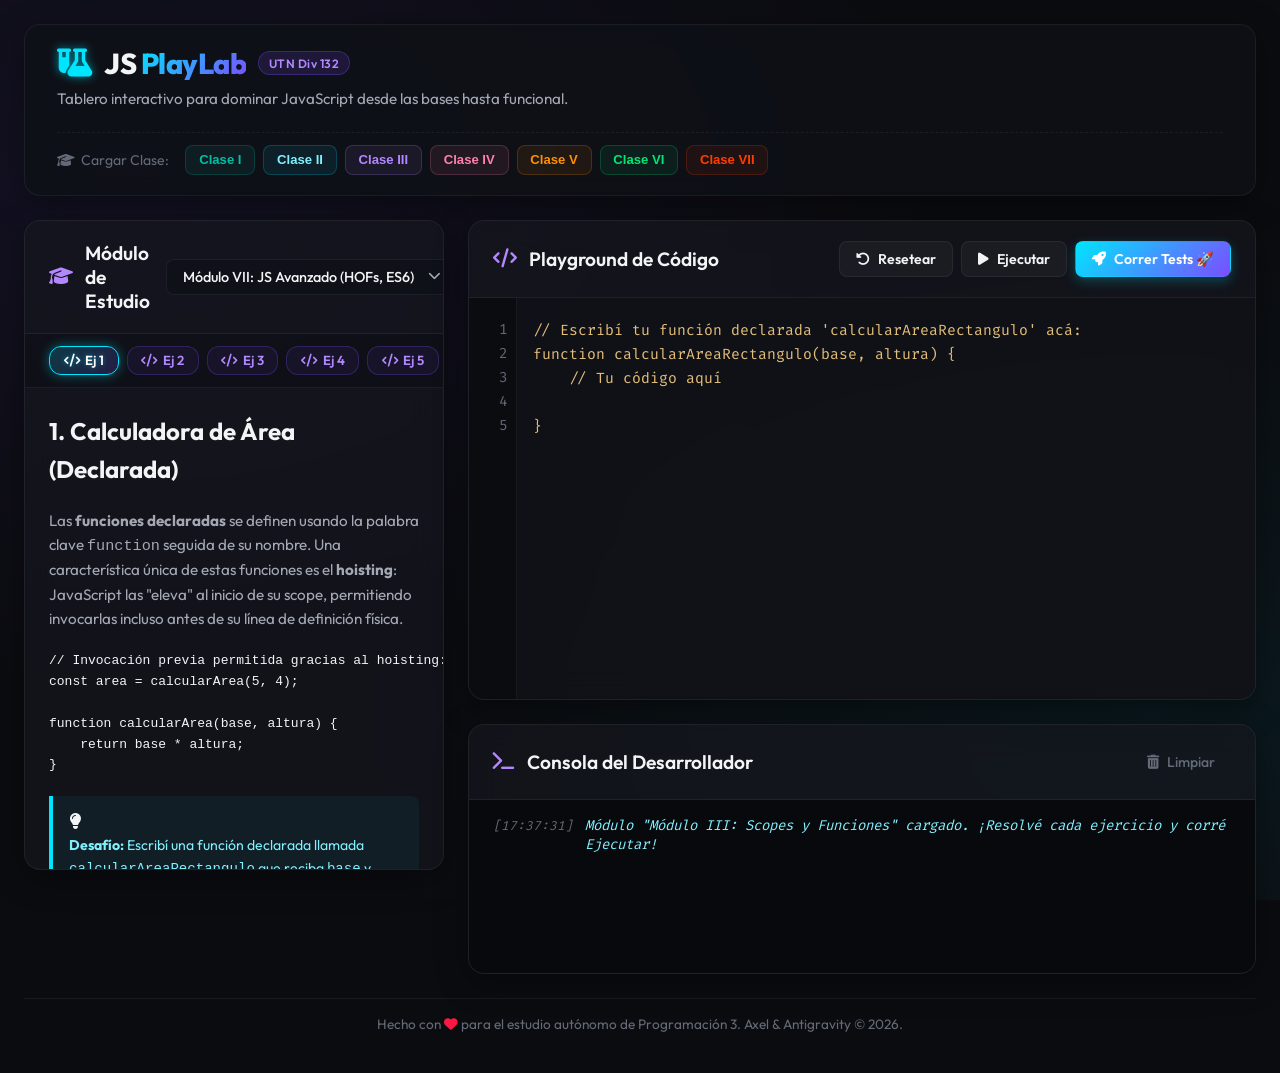
<file: 03-estudio-y-practica/index.html>
<!DOCTYPE html>
<html lang="es">
<head>
    <meta charset="UTF-8">
    <meta name="viewport" content="width=device-width, initial-scale=1.0">
    <title>JS PlayLab - Entorno de Estudio UTN</title>
    <!-- Google Fonts -->
    <link rel="preconnect" href="https://fonts.googleapis.com">
    <link rel="preconnect" href="https://fonts.gstatic.com" crossorigin>
    <link href="https://fonts.googleapis.com/css2?family=Fira+Code:wght@400;500;700&family=Outfit:wght@300;400;500;600;700;800&display=swap" rel="stylesheet">
    <!-- FontAwesome para Iconos -->
    <link rel="stylesheet" href="https://cdnjs.cloudflare.com/ajax/libs/font-awesome/6.5.2/css/all.min.css" integrity="sha512-SnH5WK+bZxgPHs44uWIX+LLJAJ9/2PkPKZ5QiAj6Ta86w+fsb2TkcmfRyVX3pBnMFcV7oQPJkl9QevSCWr3W6A==" crossorigin="anonymous" referrerpolicy="no-referrer" />
    <!-- Hojas de Estilo -->
    <link rel="stylesheet" href="css/main.css">
    <!-- Base de Datos de Ejercicios -->
    <script src="js/exercises-db.js"></script>
    <!-- Script Principal -->
    <script defer src="js/main.js"></script>
</head>
<body>
    <div class="app-container">
        <!-- Sidebar / Encabezado -->
        <header class="app-header">
            <div class="logo">
                <i class="fa-solid fa-flask-vial glow-icon"></i>
                <h1>JS <span class="gradient-text">PlayLab</span></h1>
                <span class="badge">UTN Div 132</span>
            </div>
            <p class="subtitle">Tablero interactivo para dominar JavaScript desde las bases hasta funcional.</p>
            <div class="standalone-practice-modules" style="margin-top: 1rem; padding-top: 0.75rem; border-top: 1px dashed rgba(255,255,255,0.06); display: flex; align-items: center; gap: 0.5rem; flex-wrap: wrap;">
                <span style="color: var(--text-muted); font-size: 0.88rem; display: flex; align-items: center; gap: 0.4rem; margin-right: 0.5rem;">
                    <i class="fa-solid fa-graduation-cap"></i> Cargar Clase:
                </span>
                <button class="quick-module-btn" data-module="js1" style="display: inline-flex; align-items: center; gap: 0.4rem; border: 1px solid rgba(0, 191, 165, 0.2); background: rgba(0, 191, 165, 0.08); color: #00bfa5; padding: 0.4rem 0.8rem; border-radius: var(--radius-md); font-size: 0.82rem; font-weight: 600; cursor: pointer; transition: var(--transition-smooth);">
                    Clase I
                </button>
                <button class="quick-module-btn" data-module="js2" style="display: inline-flex; align-items: center; gap: 0.4rem; border: 1px solid rgba(0, 229, 255, 0.2); background: rgba(0, 229, 255, 0.08); color: var(--color-secondary-light); padding: 0.4rem 0.8rem; border-radius: var(--radius-md); font-size: 0.82rem; font-weight: 600; cursor: pointer; transition: var(--transition-smooth);">
                    Clase II
                </button>
                <button class="quick-module-btn" data-module="js3" style="display: inline-flex; align-items: center; gap: 0.4rem; border: 1px solid rgba(179, 136, 255, 0.2); background: rgba(179, 136, 255, 0.08); color: #b388ff; padding: 0.4rem 0.8rem; border-radius: var(--radius-md); font-size: 0.82rem; font-weight: 600; cursor: pointer; transition: var(--transition-smooth);">
                    Clase III
                </button>
                <button class="quick-module-btn" data-module="js4" style="display: inline-flex; align-items: center; gap: 0.4rem; border: 1px solid rgba(255, 128, 171, 0.2); background: rgba(255, 128, 171, 0.08); color: #ff80ab; padding: 0.4rem 0.8rem; border-radius: var(--radius-md); font-size: 0.82rem; font-weight: 600; cursor: pointer; transition: var(--transition-smooth);">
                    Clase IV
                </button>
                <button class="quick-module-btn" data-module="js5" style="display: inline-flex; align-items: center; gap: 0.4rem; border: 1px solid rgba(255, 145, 0, 0.2); background: rgba(255, 145, 0, 0.08); color: #ff9100; padding: 0.4rem 0.8rem; border-radius: var(--radius-md); font-size: 0.82rem; font-weight: 600; cursor: pointer; transition: var(--transition-smooth);">
                    Clase V
                </button>
                <button class="quick-module-btn" data-module="js6" style="display: inline-flex; align-items: center; gap: 0.4rem; border: 1px solid rgba(0, 230, 118, 0.2); background: rgba(0, 230, 118, 0.08); color: #00e676; padding: 0.4rem 0.8rem; border-radius: var(--radius-md); font-size: 0.82rem; font-weight: 600; cursor: pointer; transition: var(--transition-smooth);">
                    Clase VI
                </button>
                <button class="quick-module-btn" data-module="js7" style="display: inline-flex; align-items: center; gap: 0.4rem; border: 1px solid rgba(255, 61, 0, 0.2); background: rgba(255, 61, 0, 0.08); color: #ff3d00; padding: 0.4rem 0.8rem; border-radius: var(--radius-md); font-size: 0.82rem; font-weight: 600; cursor: pointer; transition: var(--transition-smooth);">
                    Clase VII
                </button>
            </div>
        </header>

        <main class="app-grid">
            <!-- Columna Izquierda: Temarios y Guía Teórica -->
            <section class="panel card panel-theory">
                <div class="panel-header">
                    <div class="title-group">
                        <i class="fa-solid fa-graduation-cap header-icon"></i>
                        <h2>Módulo de Estudio</h2>
                    </div>
                    <div class="select-wrapper">
                        <select id="module-selector">
                            <option value="js1">Módulo I: Sintaxis y Variables</option>
                            <option value="js2">Módulo II: Control de Flujo</option>
                            <option value="js3">Módulo III: Scopes y Funciones</option>
                            <option value="js4">Módulo IV: Métodos & Datos</option>
                            <option value="js5">Módulo V: Persistencia & Globals</option>
                            <option value="js6">Módulo VI: Manipulación DOM</option>
                            <option value="js7" selected>Módulo VII: JS Avanzado (HOFs, ES6)</option>
                        </select>
                        <i class="fa-solid fa-chevron-down select-arrow"></i>
                    </div>
                </div>
                <!-- Barra de Navegación de Ejercicios -->
                <div class="exercise-selector-bar" id="exercise-selector-bar"></div>

                <div class="panel-content">
                    <div id="theory-content" class="theory-text">
                        <!-- El contenido teórico se carga dinámicamente según el módulo seleccionado -->
                    </div>
                </div>
            </section>

            <!-- Columna Central/Derecha: Editor de Código y Consola -->
            <section class="panel-interactive">
                <!-- Tarjeta del Editor de Código -->
                <div class="panel card panel-editor">
                    <div class="panel-header">
                        <div class="title-group">
                            <i class="fa-solid fa-code header-icon"></i>
                            <h2>Playground de Código</h2>
                        </div>
                        <div class="action-buttons" style="display: flex; gap: 0.5rem;">
                            <button id="btn-load-exercise" class="btn btn-secondary" title="Recargar ejercicio original">
                                <i class="fa-solid fa-rotate-left"></i>
                                <span>Resetear</span>
                            </button>
                            <button id="btn-run" class="btn btn-secondary" title="Ejecutar código de pantalla">
                                <i class="fa-solid fa-play"></i>
                                <span>Ejecutar</span>
                            </button>
                            <button id="btn-run-tests" class="btn btn-primary" title="Ejecutar tests autoevaluación del archivo local de esta clase" style="background: linear-gradient(135deg, var(--color-secondary) 0%, var(--color-primary) 100%); box-shadow: 0 4px 12px rgba(0, 229, 255, 0.25);">
                                <i class="fa-solid fa-rocket"></i>
                                <span>Correr Tests 🚀</span>
                            </button>
                        </div>
                    </div>
                    <div class="editor-container">
                        <div class="editor-gutter">
                            <!-- Los números de línea se generan dinámicamente -->
                        </div>
                        <textarea id="code-editor" spellcheck="false" autocomplete="off" placeholder="// Escribí tu código JavaScript acá..."></textarea>
                    </div>
                </div>

                <!-- Tarjeta de la Consola Integrada -->
                <div class="panel card panel-console">
                    <div class="panel-header">
                        <div class="title-group">
                            <i class="fa-solid fa-terminal header-icon"></i>
                            <h2>Consola del Desarrollador</h2>
                        </div>
                        <button id="btn-clear" class="btn btn-tertiary">
                            <i class="fa-solid fa-trash-can"></i>
                            <span>Limpiar</span>
                        </button>
                    </div>
                    <div class="console-body" id="console-output">
                        <div class="console-line system-msg">
                            <span class="time">[--:--:--]</span>
                            <span class="content">Consola interactiva iniciada con éxito. Ejecutá tu código de pantalla o corré los tests locales de la clase.</span>
                        </div>
                    </div>
                </div>
            </section>
        </main>

        <!-- Footer -->
        <footer class="app-footer">
            <p>Hecho con <i class="fa-solid fa-heart text-danger"></i> para el estudio autónomo de Programación 3. Axel & Antigravity &copy; 2026.</p>
        </footer>
    </div>

    <!-- Contenedor Invisible de Pruebas DOM para Clase VI -->
    <div id="sandbox-dom" style="display: none; position: absolute; width: 0; height: 0; overflow: hidden; opacity: 0; pointer-events: none;">
        <h1 id="titulo-principal">Título Principal Inicial de Prueba</h1>
        <button id="boton-estilo">Botón de Prueba</button>
        <input id="entrada-usuario" type="text" value="">
        <div id="contenedor-dinamico"></div>
        <p class="parrafo-estudio">Párrafo de prueba 1</p>
        <p class="parrafo-estudio">Párrafo de prueba 2</p>
    </div>
</body>
</html>
</file>
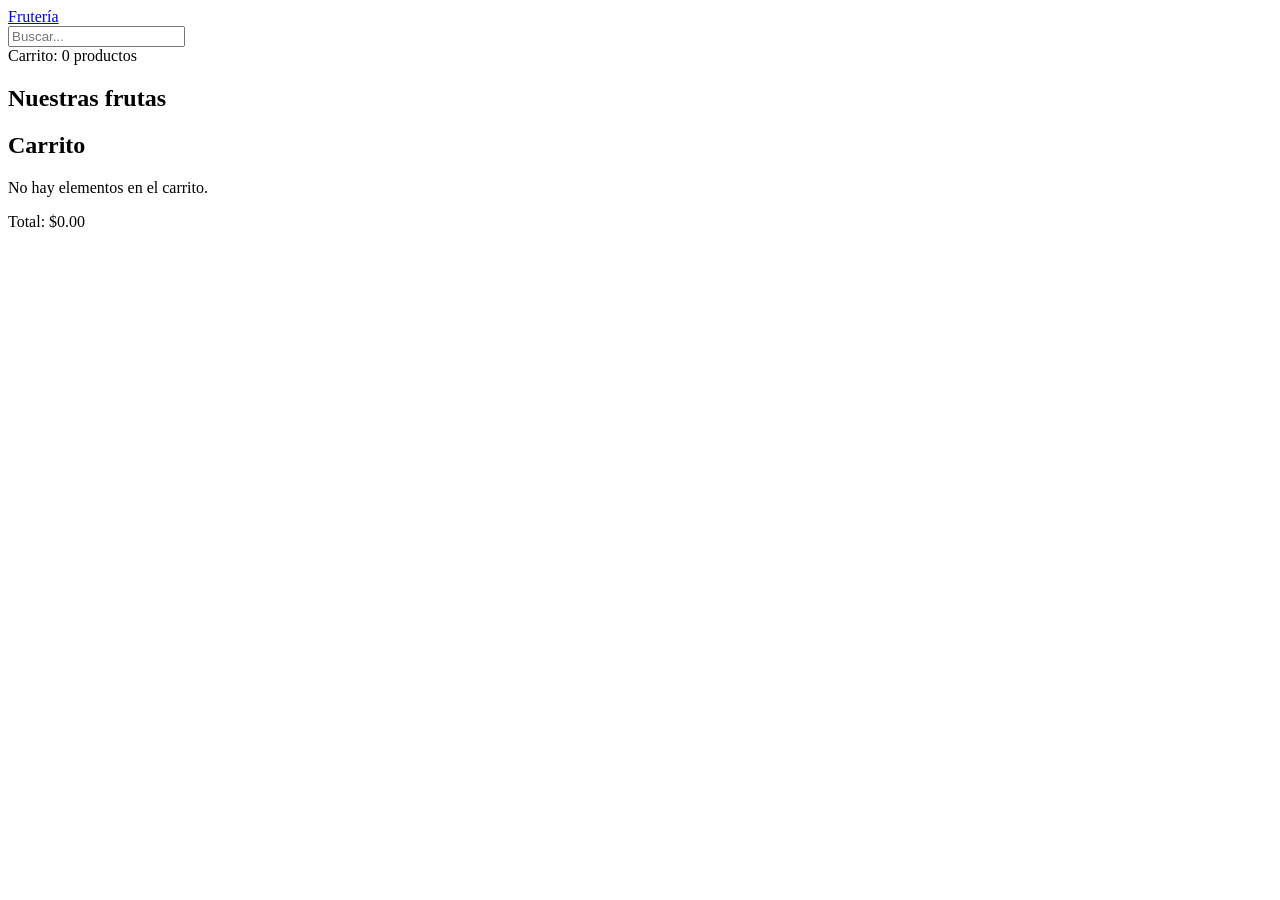
<file: Parcial practicaFruteria EXTRA sin CSS/index.html>
<!DOCTYPE html>
<html lang="es">
<head>
    <meta charset="UTF-8">
    <meta name="viewport" content="width=device-width, initial-scale=1.0">
    <title>Tienda de frutas</title>
</head>

<body>

    <!-- Header -->
    <header class="header">

        <a href="index.html">
            <div class="logo">Frutería</div>
        </a>
        
        <div class="nombreAlumno"></div>
        
        <input type="text" placeholder="Buscar..." class="barra-busqueda">
        
        <div class="carrito">
            <span>Carrito: <span id="contador-carrito">0</span> productos</span>
        </div>
    </header>

    
    <!-- Contenedor principal -->
    <main>
		<section class="seccion-productos">
		    <h2>Nuestras frutas</h2>
		    <div class="contenedor-productos"></div>
		</section>


		<!-- Seccion carrito -->
		<section class="seccion-carrito">
		    <h2>Carrito</h2>
		    
		    <div id="items-carrito">
		        <p>No hay elementos en el carrito.</p>
		    </div>

		    <div class="total-carrito">
		        <p>Total: <span id="precio-total">$0.00</span></p>
		    
		    </div>
		</section>

    </main>
</body>
</html>
</file>
<file: 03-estudio-y-practica/css/main.css>
/* ==========================================================================
   DESIGN SYSTEM - JS PLAYLAB
   Dark Cyberpunk/Glassmorphic Palette, Outfit & Fira Code Typeface
   ========================================================================== */

:root {
    --bg-main: #0b0c10;
    --bg-panel: rgba(22, 24, 30, 0.7);
    --bg-header: rgba(15, 17, 23, 0.85);
    
    --border-color: rgba(255, 255, 255, 0.06);
    --border-glow: rgba(124, 77, 255, 0.25);
    
    --color-primary: #7c4dff;
    --color-primary-light: #b388ff;
    --color-secondary: #00e5ff;
    --color-secondary-light: #80f0ff;
    
    --color-success: #00e676;
    --color-error: #ff1744;
    --color-warning: #ff9100;
    --color-info: #29b6f6;
    
    --text-primary: #f3f4f6;
    --text-secondary: #a3a8b4;
    --text-muted: #646a78;
    --text-glow: rgba(0, 229, 255, 0.6);
    
    --font-ui: 'Outfit', -apple-system, BlinkMacSystemFont, "Segoe UI", Roboto, sans-serif;
    --font-code: 'Fira Code', 'Courier New', monospace;
    
    --radius-lg: 16px;
    --radius-md: 8px;
    --radius-sm: 4px;
    
    --transition-smooth: all 0.3s cubic-bezier(0.4, 0, 0.2, 1);
    --shadow-neon: 0 8px 32px 0 rgba(0, 0, 0, 0.37);
}

/* ==========================================================================
   RESET & SCROLLBAR
   ========================================================================== */
* {
    margin: 0;
    padding: 0;
    box-sizing: border-box;
}

body {
    background-color: var(--bg-main);
    background-image: 
        radial-gradient(at 10% 20%, rgba(124, 77, 255, 0.08) 0px, transparent 50%),
        radial-gradient(at 90% 80%, rgba(0, 229, 255, 0.06) 0px, transparent 50%);
    background-attachment: fixed;
    color: var(--text-primary);
    font-family: var(--font-ui);
    min-height: 100vh;
    display: flex;
    flex-direction: column;
    overflow-x: hidden;
}

::-webkit-scrollbar {
    width: 8px;
    height: 8px;
}

::-webkit-scrollbar-track {
    background: rgba(15, 17, 23, 0.5);
}

::-webkit-scrollbar-thumb {
    background: rgba(124, 77, 255, 0.3);
    border-radius: var(--radius-sm);
}

::-webkit-scrollbar-thumb:hover {
    background: rgba(124, 77, 255, 0.6);
}

/* ==========================================================================
   LAYOUT STRUCTURE
   ========================================================================== */
.app-container {
    max-width: 1600px;
    margin: 0 auto;
    width: 100%;
    padding: 1.5rem;
    display: flex;
    flex-direction: column;
    gap: 1.5rem;
    flex: 1;
}

.app-header {
    background: var(--bg-header);
    backdrop-filter: blur(10px);
    -webkit-backdrop-filter: blur(10px);
    border: 1px solid var(--border-color);
    border-radius: var(--radius-lg);
    padding: 1.25rem 2rem;
    display: flex;
    flex-direction: column;
    gap: 0.5rem;
    box-shadow: var(--shadow-neon);
}

.logo {
    display: flex;
    align-items: center;
    gap: 0.75rem;
}

.glow-icon {
    font-size: 1.75rem;
    color: var(--color-secondary);
    text-shadow: 0 0 10px var(--text-glow);
    animation: pulse-glow 3s infinite alternate;
}

.logo h1 {
    font-size: 1.8rem;
    font-weight: 800;
    letter-spacing: -0.5px;
}

.gradient-text {
    background: linear-gradient(135deg, var(--color-secondary) 0%, var(--color-primary) 100%);
    -webkit-background-clip: text;
    -webkit-text-fill-color: transparent;
    background-clip: text;
}

.badge {
    background: rgba(124, 77, 255, 0.15);
    border: 1px solid rgba(124, 77, 255, 0.3);
    color: var(--color-primary-light);
    font-size: 0.75rem;
    font-weight: 600;
    padding: 0.2rem 0.6rem;
    border-radius: 20px;
    letter-spacing: 0.5px;
}

.subtitle {
    color: var(--text-secondary);
    font-size: 0.95rem;
}

.app-grid {
    display: grid;
    grid-template-columns: 420px 1fr;
    gap: 1.5rem;
    flex: 1;
    align-items: stretch;
}

@media (max-width: 1024px) {
    .app-grid {
        grid-template-columns: 1fr;
    }
}

/* ==========================================================================
   PANELS & CARDS (Glassmorphism)
   ========================================================================== */
.card {
    background: var(--bg-panel);
    backdrop-filter: blur(16px);
    -webkit-backdrop-filter: blur(16px);
    border: 1px solid var(--border-color);
    border-radius: var(--radius-lg);
    box-shadow: var(--shadow-neon);
    display: flex;
    flex-direction: column;
    overflow: hidden;
    transition: var(--transition-smooth);
}

.panel-interactive {
    display: flex;
    flex-direction: column;
    gap: 1.5rem;
}

.panel-header {
    padding: 1.25rem 1.5rem;
    border-bottom: 1px solid var(--border-color);
    display: flex;
    align-items: center;
    justify-content: space-between;
    gap: 1rem;
}

.title-group {
    display: flex;
    align-items: center;
    gap: 0.75rem;
}

.header-icon {
    font-size: 1.2rem;
    color: var(--color-primary-light);
}

.title-group h2 {
    font-size: 1.2rem;
    font-weight: 600;
    color: var(--text-primary);
}

.panel-content {
    padding: 1.5rem;
    overflow-y: auto;
    flex: 1;
}

/* ==========================================================================
   MODULE SELECTOR Custom Style
   ========================================================================== */
.select-wrapper {
    position: relative;
    display: flex;
    align-items: center;
}

#module-selector {
    appearance: none;
    -webkit-appearance: none;
    background: rgba(15, 17, 23, 0.75);
    border: 1px solid var(--border-color);
    border-radius: var(--radius-md);
    color: var(--text-primary);
    font-family: var(--font-ui);
    font-size: 0.9rem;
    font-weight: 500;
    padding: 0.5rem 2.5rem 0.5rem 1rem;
    cursor: pointer;
    outline: none;
    transition: var(--transition-smooth);
}

#module-selector:hover, #module-selector:focus {
    border-color: var(--color-primary);
    box-shadow: 0 0 10px rgba(124, 77, 255, 0.2);
}

.select-arrow {
    position: absolute;
    right: 0.9rem;
    font-size: 0.8rem;
    color: var(--text-secondary);
    pointer-events: none;
}

/* ==========================================================================
   THEORY CONTAINER
   ========================================================================== */
.panel-theory {
    max-height: calc(100vh - 250px);
}

.theory-text {
    display: flex;
    flex-direction: column;
    gap: 1.25rem;
    line-height: 1.6;
}

.theory-text h3 {
    font-size: 1.15rem;
    color: var(--color-secondary);
    border-left: 3px solid var(--color-secondary);
    padding-left: 0.5rem;
    margin-top: 0.5rem;
}

.theory-text h4 {
    font-size: 0.95rem;
    color: var(--color-primary-light);
    margin-top: 0.25rem;
}

.theory-text p {
    color: var(--text-secondary);
    font-size: 0.95rem;
}

.theory-text ul {
    list-style: none;
    display: flex;
    flex-direction: column;
    gap: 0.5rem;
    padding-left: 0.25rem;
}

.theory-text li {
    position: relative;
    padding-left: 1.25rem;
    font-size: 0.9rem;
    color: var(--text-secondary);
}

.theory-text li::before {
    content: "⚡";
    position: absolute;
    left: 0;
    top: 1px;
    font-size: 0.8rem;
    color: var(--color-secondary);
}

.code-snippet {
    background: rgba(15, 17, 23, 0.7);
    border: 1px solid var(--border-color);
    border-radius: var(--radius-md);
    padding: 0.8rem 1rem;
    font-family: var(--font-code);
    font-size: 0.82rem;
    color: var(--color-secondary-light);
    overflow-x: auto;
    white-space: pre;
}

.tip-box {
    background: rgba(0, 229, 255, 0.05);
    border-left: 4px solid var(--color-secondary);
    padding: 0.8rem 1rem;
    border-radius: 0 var(--radius-md) var(--radius-md) 0;
}

.tip-box p {
    color: var(--color-secondary-light);
    font-size: 0.88rem;
}

/* ==========================================================================
   CODE EDITOR
   ========================================================================== */
.panel-editor {
    flex: 1.2;
    min-height: 480px;
    height: 480px;
}

.editor-container {
    display: flex;
    flex: 1;
    position: relative;
    background: rgba(15, 17, 23, 0.6);
    overflow: hidden;
}

.editor-gutter {
    width: 48px;
    background: rgba(10, 11, 15, 0.7);
    border-right: 1px solid var(--border-color);
    padding: 1.25rem 0.5rem;
    text-align: right;
    font-family: var(--font-code);
    font-size: 0.9rem;
    color: var(--text-muted);
    user-select: none;
    line-height: 1.5rem;
    overflow-y: hidden;
}

#code-editor {
    flex: 1;
    background: transparent;
    border: none;
    outline: none;
    padding: 1.25rem 1rem;
    font-family: var(--font-code);
    font-size: 0.92rem;
    line-height: 1.5rem;
    color: #e5c07b; /* Warm syntax color */
    resize: none;
    tab-size: 4;
    overflow-y: auto;
}

#code-editor::placeholder {
    color: var(--text-muted);
}

/* ==========================================================================
   EXERCISE SELECTOR BAR
   ========================================================================== */
.exercise-selector-bar {
    display: flex;
    gap: 0.5rem;
    padding: 0.75rem 1.5rem;
    background: rgba(10, 11, 15, 0.4);
    border-bottom: 1px solid var(--border-color);
    overflow-x: auto;
    scrollbar-width: thin; /* Firefox */
    scrollbar-color: rgba(124, 77, 255, 0.3) rgba(10, 11, 15, 0.4); /* Firefox */
}

.exercise-selector-bar::-webkit-scrollbar {
    height: 6px; /* Barra delgada premium */
}

.exercise-selector-bar::-webkit-scrollbar-track {
    background: rgba(10, 11, 15, 0.4);
}

.exercise-selector-bar::-webkit-scrollbar-thumb {
    background: rgba(124, 77, 255, 0.3);
    border-radius: 4px;
    transition: background 0.3s ease;
}

.exercise-selector-bar::-webkit-scrollbar-thumb:hover {
    background: var(--color-secondary); /* Neon cyan glow en hover */
}

.exercise-btn {
    flex-shrink: 0;
    background: rgba(124, 77, 255, 0.08);
    border: 1px solid rgba(124, 77, 255, 0.25);
    color: var(--color-primary-light);
    font-family: var(--font-ui);
    font-size: 0.82rem;
    font-weight: 600;
    padding: 0.35rem 0.85rem;
    border-radius: 12px;
    cursor: pointer;
    transition: all 0.25s ease;
    display: flex;
    align-items: center;
    gap: 0.35rem;
}

.exercise-btn:hover {
    background: rgba(124, 77, 255, 0.15);
    border-color: var(--color-primary);
    box-shadow: 0 0 8px rgba(124, 77, 255, 0.3);
    color: var(--text-primary);
}

.exercise-btn.active {
    background: linear-gradient(135deg, rgba(0, 229, 255, 0.2) 0%, rgba(124, 77, 255, 0.2) 100%);
    border-color: var(--color-secondary);
    box-shadow: 0 0 12px rgba(0, 229, 255, 0.4);
    color: #fff;
    text-shadow: 0 0 5px rgba(0, 229, 255, 0.5);
}

.exercise-btn.completed {
    border-color: #00e676;
    color: #00e676;
}

.exercise-btn.completed.active {
    background: linear-gradient(135deg, rgba(0, 230, 118, 0.2) 0%, rgba(0, 229, 255, 0.2) 100%);
    border-color: #00e676;
    box-shadow: 0 0 12px rgba(0, 230, 118, 0.4);
    color: #fff;
}

/* ==========================================================================
   CONSOLE PANEL
   ========================================================================== */
.panel-console {
    flex: 0.9;
    min-height: 250px;
    max-height: 350px;
}

.console-body {
    flex: 1;
    background: #08090c;
    font-family: var(--font-code);
    font-size: 0.88rem;
    padding: 1rem 1.5rem;
    overflow-y: auto;
    display: flex;
    flex-direction: column;
    gap: 0.4rem;
}

.console-line {
    display: flex;
    align-items: flex-start;
    gap: 0.75rem;
    animation: fade-in 0.2s ease-out;
    line-height: 1.4;
}

.console-line .time {
    color: var(--text-muted);
    font-size: 0.8rem;
    user-select: none;
    flex-shrink: 0;
    margin-top: 1px;
}

.console-line .content {
    white-space: pre-wrap;
    word-break: break-all;
}

/* Console line types styling */
.console-line.log {
    color: #a9ffc6;
}

.console-line.log::before {
    content: "›";
    color: var(--color-success);
    font-weight: bold;
}

.console-line.warn {
    color: #ffe082;
    background: rgba(255, 145, 0, 0.05);
    padding: 0.2rem 0.5rem;
    border-radius: var(--radius-sm);
    border-left: 2px solid var(--color-warning);
}

.console-line.warn::before {
    content: "⚠️";
    font-size: 0.8rem;
}

.console-line.error {
    color: #ff8a80;
    background: rgba(255, 23, 68, 0.05);
    padding: 0.2rem 0.5rem;
    border-radius: var(--radius-sm);
    border-left: 2px solid var(--color-error);
}

.console-line.error::before {
    content: "❌";
    font-size: 0.8rem;
}

.console-line.system-msg {
    color: var(--color-secondary-light);
    font-style: italic;
}

.console-line.clear-msg {
    color: var(--text-muted);
    border-top: 1px dashed var(--border-color);
    padding-top: 0.4rem;
    margin-top: 0.4rem;
    font-size: 0.8rem;
}

/* ==========================================================================
   BUTTONS & CONTROLS
   ========================================================================== */
.btn {
    display: inline-flex;
    align-items: center;
    gap: 0.5rem;
    font-family: var(--font-ui);
    font-size: 0.88rem;
    font-weight: 600;
    padding: 0.5rem 1rem;
    border-radius: var(--radius-md);
    cursor: pointer;
    border: 1px solid transparent;
    outline: none;
    transition: var(--transition-smooth);
}

.btn-primary {
    background: linear-gradient(135deg, var(--color-primary) 0%, #6200ea 100%);
    color: #ffffff;
    box-shadow: 0 4px 12px rgba(124, 77, 255, 0.3);
}

.btn-primary:hover {
    transform: translateY(-2px);
    box-shadow: 0 6px 16px rgba(124, 77, 255, 0.5);
    filter: brightness(1.1);
}

.btn-primary:active {
    transform: translateY(0);
}

.btn-secondary {
    background: rgba(255, 255, 255, 0.04);
    border: 1px solid var(--border-color);
    color: var(--text-primary);
}

.btn-secondary:hover {
    background: rgba(255, 255, 255, 0.08);
    border-color: var(--text-secondary);
}

.btn-tertiary {
    background: transparent;
    color: var(--text-muted);
    border: none;
    font-weight: 500;
}

.btn-tertiary:hover {
    color: var(--color-error);
    background: rgba(255, 23, 68, 0.05);
}

/* ==========================================================================
   FOOTER
   ========================================================================== */
.app-footer {
    text-align: center;
    padding: 1rem 0;
    border-top: 1px solid var(--border-color);
    color: var(--text-muted);
    font-size: 0.85rem;
}

.text-danger {
    color: var(--color-error);
    animation: heartbeat 1.5s infinite;
}

/* ==========================================================================
   KEYFRAMES & ANIMATIONS
   ========================================================================== */
@keyframes pulse-glow {
    0% {
        text-shadow: 0 0 5px var(--text-glow);
    }
    100% {
        text-shadow: 0 0 15px var(--text-glow), 0 0 25px rgba(0, 229, 255, 0.3);
    }
}

@keyframes heartbeat {
    0%, 100% { transform: scale(1); }
    50% { transform: scale(1.1); }
}

@keyframes fade-in {
    from {
        opacity: 0;
        transform: translateY(4px);
    }
    to {
        opacity: 1;
        transform: translateY(0);
    }
}
</file>
